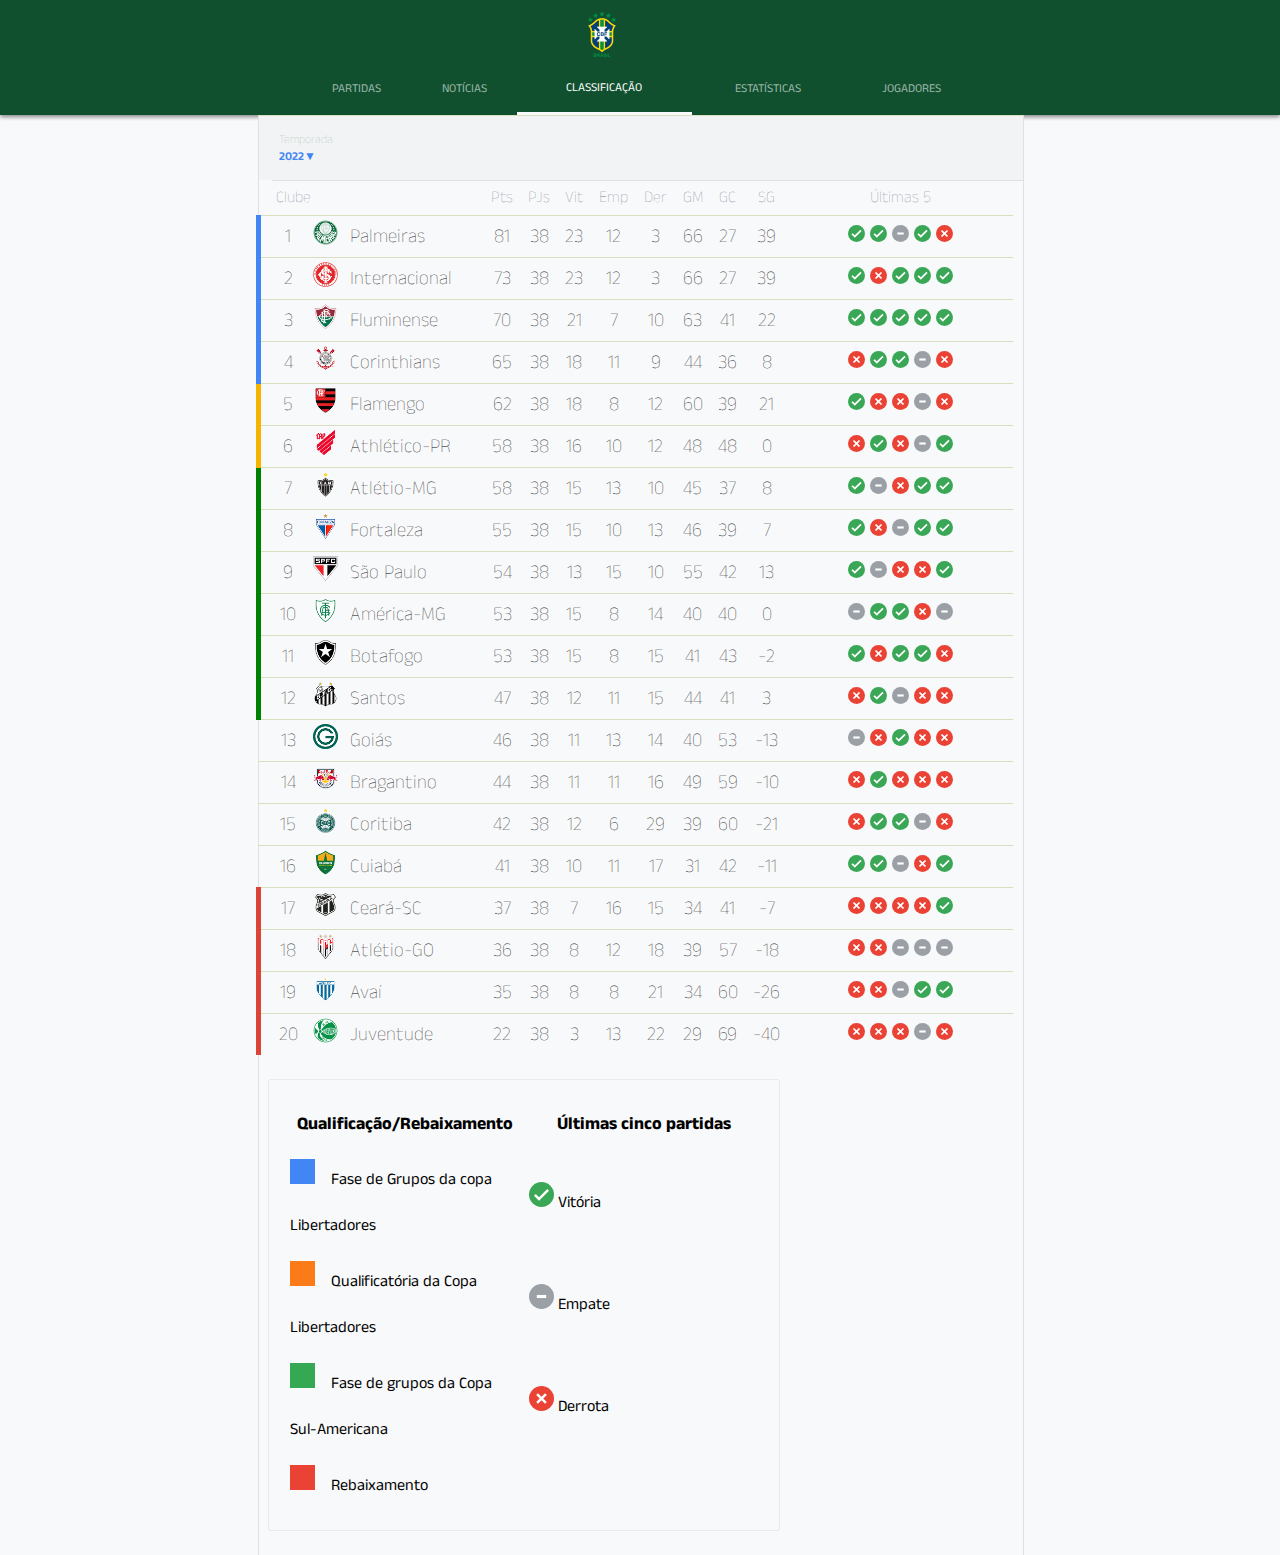
<file: index.html>
<!DOCTYPE html>
<html lang="pt-br">

<head>
  <meta charset="UTF-8">
  <link href="https://github.com/Capitaozila/Port/blob/main/image/icon-bar.png?raw=true" rel="icon" type="image/png">
  <link rel="stylesheet" href="./css/style.css">
  <title>Brasileirão | Tabela</title>
</head>

<body>
  <table class="header">
    <tr id="logo">
      <td colspan="7">
        <img src="img/brasil.png" alt="logo do brasileirao">
      </td>
    </tr>
    <tr>
      <td class="nav-conteudo-lateral"></td>
      <td>PARTIDAS</td>
      <td>NOTÍCIAS</td>
      <td class="nav-destacado">CLASSIFICAÇÃO</td>
      <td>ESTATÍSTICAS</td>
      <td>JOGADORES</td>
      <td class="nav-conteudo-lateral"></td>
    </tr>
  </table>
  <table class="tabela-brasileirao">
    <tr>
      <td id="tabela-brasileirao-header" colspan="14"><a href="#">Temporada<br>
          <div class="ano">2022&#x25BC;</div>
        </a></td>
    </tr>
    <tr>
      <th class="tabela-colunas-bordas"></th>
      <th colspan="3" class="titulo-clube">Clube</th>
      <th>Pts</th>
      <th>PJs</th>
      <th>Vit</th>
      <th>Emp</th>
      <th>Der</th>
      <th>GM</th>
      <th>GC</th>
      <th>SG</th>
      <th class="td-alinhamento-centralizado">Últimas 5</th>
      <th class="tabela-coluna-bordas"></th>
    </tr>
    <!-- Path: img/ e logos do time -->

    <!-- Palmeiras -->
    <tr>
      <td class="barrinha-fase-de-grupos-cl"></td>
      <td>1</td>
      <td class="aiai"><img src="img/palmeiras.png" alt="palmeiras bandeira"></td>
      <td class="titulo-clube">Palmeiras</td>
      <td>81</td>
      <td>38</td>
      <td>23</td>
      <td>12</td>
      <td>3</td>
      <td>66</td>
      <td>27</td>
      <td>39</td>
      <td class="titulo-ultimas-cinco">
        <img src="img/vitoria.svg" alt="vitoria">
        <img src="img/vitoria.svg" alt="vitoria">
        <img src="img/empate.svg" alt="empate">
        <img src="img/vitoria.svg" alt="vitoria">
        <img src="img/derrota.svg" alt="derrota">
      </td>
      <td class="tabela-colunas-bordas"></td>
    </tr>
    <!-- Internacional -->
    <tr>
      <td class="barrinha-fase-de-grupos-cl"></td>
      <td>2</td>
      <td><img src="img/internacional.png" alt="internacional bandeira"></td>
      <td class="titulo-clube">Internacional</td>
      <td>73</td>
      <td>38</td>
      <td>23</td>
      <td>12</td>
      <td>3</td>
      <td>66</td>
      <td>27</td>
      <td>39</td>
      <td class="titulo-ultimas-cinco">
        <img src="img/vitoria.svg" alt="vitoria">
        <img src="img/derrota.svg" alt="derrota">
        <img src="img/vitoria.svg" alt="vitoria">
        <img src="img/vitoria.svg" alt="vitoria">
        <img src="img/vitoria.svg" alt="vitoria">
      </td>
      <td class="tabela-colunas-bordas"></td>
    </tr>
    <!-- Fluminense -->
    <tr>
      <td class="barrinha-fase-de-grupos-cl"></td>
      <td>3</td>
      <td><img src="img/fluminense.png" alt="fluminense bandeira"></td>
      <td class="titulo-clube">Fluminense</td>
      <td>70</td>
      <td>38</td>
      <td>21</td>
      <td>7</td>
      <td>10</td>
      <td>63</td>
      <td>41</td>
      <td>22</td>
      <td class="titulo-ultimas-cinco">
        <img src="img/vitoria.svg" alt="vitoria">
        <img src="img/vitoria.svg" alt="vitoria">
        <img src="img/vitoria.svg" alt="vitoria">
        <img src="img/vitoria.svg" alt="vitoria">
        <img src="img/vitoria.svg" alt="vitoria">
      </td>
      <td class="tabela-colunas-bordas"></td>
    </tr>
    <!-- Corinthians -->
    <tr>
      <td class="barrinha-fase-de-grupos-cl"></td>
      <td>4</td>
      <td><img src="img/corinthians.png" alt="corinthians bandeira"></td>
      <td class="titulo-clube">Corinthians</td>
      <td>65</td>
      <td>38</td>
      <td>18</td>
      <td>11</td>
      <td>9</td>
      <td>44</td>
      <td>36</td>
      <td>8</td>
      <td class="titulo-ultimas-cinco">
        <img src="img/derrota.svg" alt="derrota">
        <img src="img/vitoria.svg" alt="vitoria">
        <img src="img/vitoria.svg" alt="vitoria">
        <img src="img/empate.svg" alt="empate">
        <img src="img/derrota.svg" alt="derrota">
      </td>
      <td class="tabela-colunas-bordas"></td>
    </tr>
    <!-- Flamengo -->
    <tr>
      <td class="barrinha-qualificatoria"></td>
      <td>5</td>
      <td><img src="img/flamengo.png" alt="flamengo bandeira"></td>
      <td class="titulo-clube">Flamengo</td>
      <td>62</td>
      <td>38</td>
      <td>18</td>
      <td>8</td>
      <td>12</td>
      <td>60</td>
      <td>39</td>
      <td>21</td>
      <td class="titulo-ultimas-cinco">
        <img src="img/vitoria.svg" alt="vitoria">
        <img src="img/derrota.svg" alt="derrota">
        <img src="img/derrota.svg" alt="derrota">
        <img src="img/empate.svg" alt="empate">
        <img src="img/derrota.svg" alt="derrota">
      </td>
      <td class="tabela-colunas-bordas"></td>
    </tr>
    <!-- Atlétio-PR-->
    <tr>
      <td class="barrinha-qualificatoria"></td>
      <td>6</td>
      <td><img src="img/athletico-PR.png" alt="athletico-PR bandeira"></td>
      <td class="titulo-clube">Athlético-PR</td>
      <td>58</td>
      <td>38</td>
      <td>16</td>
      <td>10</td>
      <td>12</td>
      <td>48</td>
      <td>48</td>
      <td>0</td>
      <td class="titulo-ultimas-cinco">
        <img src="img/derrota.svg" alt="derrota">
        <img src="img/vitoria.svg" alt="vitoria">
        <img src="img/derrota.svg" alt="derrota">
        <img src="img/empate.svg" alt="empate">
        <img src="img/vitoria.svg" alt="vitoria">
      </td>
      <td class="tabela-colunas-bordas"></td>
    </tr>
    <!-- Atlétio-MG-->
    <tr>
      <td class="barrinha-fase-de-grupos-csa"></td>
      <td>7</td>
      <td><img src="img/atletico-MG.png" alt="atlético-mg bandeira"></td>
      <td class="titulo-clube">Atlétio-MG</td>
      <td>58</td>
      <td>38</td>
      <td>15</td>
      <td>13</td>
      <td>10</td>
      <td>45</td>
      <td>37</td>
      <td>8</td>
      <td class="titulo-ultimas-cinco">
        <img src="img/vitoria.svg" alt="vitoria">
        <img src="img/empate.svg" alt="empate">
        <img src="img/derrota.svg" alt="derrota">
        <img src="img/vitoria.svg" alt="vitoria">
        <img src="img/vitoria.svg" alt="vitoria">
      </td>
      <td class="tabela-colunas-bordas"></td>
    </tr>
    <!-- Fortaleza-->
    <tr>
      <td class="barrinha-fase-de-grupos-csa"></td>
      <td>8</td>
      <td><img src="img/fortaleza.png" alt="fortaleza bandeira"></td>
      <td class="titulo-clube">Fortaleza</td>
      <td>55</td>
      <td>38</td>
      <td>15</td>
      <td>10</td>
      <td>13</td>
      <td>46</td>
      <td>39</td>
      <td>7</td>
      <td class="titulo-ultimas-cinco">
        <img src="img/vitoria.svg" alt="vitoria">
        <img src="img/derrota.svg" alt="derrota">
        <img src="img/empate.svg" alt="empate">
        <img src="img/vitoria.svg" alt="vitoria">
        <img src="img/vitoria.svg" alt="vitoria">
      </td>
      <td class="tabela-colunas-bordas"></td>
    </tr>
    <!-- São Paulo -->
    <tr>
      <td class="barrinha-fase-de-grupos-csa"></td>
      <td>9</td>
      <td><img src="img/saoPaulo.png" alt="são paulo bandeira"></td>
      <td class="titulo-clube">São Paulo</td>
      <td>54</td>
      <td>38</td>
      <td>13</td>
      <td>15</td>
      <td>10</td>
      <td>55</td>
      <td>42</td>
      <td>13</td>
      <td class="titulo-ultimas-cinco">
        <img src="img/vitoria.svg" alt="vitoria">
        <img src="img/empate.svg" alt="empate">
        <img src="img/derrota.svg" alt="derrota">
        <img src="img/derrota.svg" alt="derrota">
        <img src="img/vitoria.svg" alt="vitoria">
      </td>
      <td class="tabela-colunas-bordas"></td>
    </tr>
    <!-- América-MG-->
    <tr>
      <td class="barrinha-fase-de-grupos-csa"></td>
      <td>10</td>
      <td><img src="img/america-MG.png" alt="américa-mg bandeira"></td>
      <td class="titulo-clube">América-MG</td>
      <td>53</td>
      <td>38</td>
      <td>15</td>
      <td>8</td>
      <td>14</td>
      <td>40</td>
      <td>40</td>
      <td>0</td>
      <td class="titulo-ultimas-cinco">
        <img src="img/empate.svg" alt="empate">
        <img src="img/vitoria.svg" alt="vitoria">
        <img src="img/vitoria.svg" alt="vitoria">
        <img src="img/derrota.svg" alt="derrota">
        <img src="img/empate.svg" alt="empate">
      </td>
      <td class="tabela-colunas-bordas"></td>
    </tr>
    <!-- Botafogo-->
    <tr>
      <td class="barrinha-fase-de-grupos-csa"></td>
      <td>11</td>
      <td><img src="img/botafogo.png" alt="botafogo bandeira"></td>
      <td class="titulo-clube">Botafogo</td>
      <td>53</td>
      <td>38</td>
      <td>15</td>
      <td>8</td>
      <td>15</td>
      <td>41</td>
      <td>43</td>
      <td>-2</td>
      <td class="titulo-ultimas-cinco">
        <img src="img/vitoria.svg" alt="vitoria">
        <img src="img/derrota.svg" alt="derrota">
        <img src="img/vitoria.svg" alt="vitoria">
        <img src="img/vitoria.svg" alt="vitoria">
        <img src="img/derrota.svg" alt="derrota">
      </td>
      <td class="tabela-colunas-bordas"></td>
    </tr>
    <!-- Santos -->
    <tr>
      <td class="barrinha-fase-de-grupos-csa"></td>
      <td>12</td>
      <td><img src="img/santos.png" alt="santos bandeira"></td>
      <td class="titulo-clube">Santos</td>
      <td>47</td>
      <td>38</td>
      <td>12</td>
      <td>11</td>
      <td>15</td>
      <td>44</td>
      <td>41</td>
      <td>3</td>
      <td class="titulo-ultimas-cinco">
        <img src="img/derrota.svg" alt="derrota">
        <img src="img/vitoria.svg" alt="vitoria">
        <img src="img/empate.svg" alt="empate">
        <img src="img/derrota.svg" alt="derrota">
        <img src="img/derrota.svg" alt="derrota">
      </td>
      <td class="tabela-colunas-bordas"></td>
    </tr>
    <!-- Goiás -->
    <tr>
      <td></td>
      <td>13</td>
      <td><img src="img/goias.png" alt="goiás bandeira"></td>
      <td class="titulo-clube">Goiás</td>
      <td>46</td>
      <td>38</td>
      <td>11</td>
      <td>13</td>
      <td>14</td>
      <td>40</td>
      <td>53</td>
      <td>-13</td>
      <td class="titulo-ultimas-cinco">
        <img src="img/empate.svg" alt="empate">
        <img src="img/derrota.svg" alt="derrota">
        <img src="img/vitoria.svg" alt="vitoria">
        <img src="img/derrota.svg" alt="derrota">
        <img src="img/derrota.svg" alt="derrota">
      </td>
      <td class="tabela-colunas-bordas"></td>
    </tr>
    <!-- Bragantino -->
    <tr>
      <td></td>
      <td>14</td>
      <td><img src="img/bragantino.png" alt="bragantino bandeira"></td>
      <td class="titulo-clube">Bragantino</td>
      <td>44</td>
      <td>38</td>
      <td>11</td>
      <td>11</td>
      <td>16</td>
      <td>49</td>
      <td>59</td>
      <td>-10</td>
      <td class="titulo-ultimas-cinco">
        <img src="img/derrota.svg" alt="derrota">
        <img src="img/vitoria.svg" alt="vitoria">
        <img src="img/derrota.svg" alt="derrota">
        <img src="img/derrota.svg" alt="derrota">
        <img src="img/derrota.svg" alt="derrota">
      </td>
      <td class="tabela-colunas-bordas"></td>
    </tr>
    <!-- Coritiba-->
    <tr>
      <td></td>
      <td>15</td>
      <td><img src="img/coritiba.png" alt="coritiba bandeira"></td>
      <td class="titulo-clube">Coritiba</td>
      <td>42</td>
      <td>38</td>
      <td>12</td>
      <td>6</td>
      <td>29</td>
      <td>39</td>
      <td>60</td>
      <td>-21</td>
      <td class="titulo-ultimas-cinco">
        <img src="img/derrota.svg" alt="derrota">
        <img src="img/vitoria.svg" alt="vitoria">
        <img src="img/vitoria.svg" alt="vitoria">
        <img src="img/empate.svg" alt="empate">
        <img src="img/derrota.svg" alt="derrota">
      </td>
      <td class="tabela-colunas-bordas"></td>
    </tr>
    <!-- Cuiabá -->
    <tr>
      <td></td>
      <td>16</td>
      <td><img src="img/cuiaba.png" alt="cuiabá bandeira"></td>
      <td class="titulo-clube">Cuiabá</td>
      <td>41</td>
      <td>38</td>
      <td>10</td>
      <td>11</td>
      <td>17</td>
      <td>31</td>
      <td>42</td>
      <td>-11</td>
      <td class="titulo-ultimas-cinco">
        <img src="img/vitoria.svg" alt="vitoria">
        <img src="img/vitoria.svg" alt="vitoria">
        <img src="img/empate.svg" alt="empate">
        <img src="img/derrota.svg" alt="derrota">
        <img src="img/vitoria.svg" alt="vitoria">
      </td>
      <td class="tabela-colunas-bordas"></td>
    </tr>
    <!-- Ceará-SC-->
    <tr>
      <td class="barrinha-rebaixamento"></td>
      <td>17</td>
      <td><img src="img/ceara.png" alt="ceará-SC bandeira"></td>
      <td class="titulo-clube">Ceará-SC</td>
      <td>37</td>
      <td>38</td>
      <td>7</td>
      <td>16</td>
      <td>15</td>
      <td>34</td>
      <td>41</td>
      <td>-7</td>
      <td class="titulo-ultimas-cinco">
        <img src="img/derrota.svg" alt="derrota">
        <img src="img/derrota.svg" alt="derrota">
        <img src="img/derrota.svg" alt="derrota">
        <img src="img/derrota.svg" alt="derrota">
        <img src="img/vitoria.svg" alt="vitoria">
      </td>
      <td class="tabela-colunas-bordas"></td>
    </tr>
    <!-- Atlétio-GO-->
    <tr>
      <td class="barrinha-rebaixamento"></td>
      <td>18</td>
      <td><img src="img/atletico-GO.png" alt="atlétio-go bandeira"></td>
      <td class="titulo-clube">Atlétio-GO</td>
      <td>36</td>
      <td>38</td>
      <td>8</td>
      <td>12</td>
      <td>18</td>
      <td>39</td>
      <td>57</td>
      <td>-18</td>
      <td class="titulo-ultimas-cinco">
        <img src="img/derrota.svg" alt="derrota">
        <img src="img/derrota.svg" alt="derrota">
        <img src="img/empate.svg" alt="empate">
        <img src="img/empate.svg" alt="empate">
        <img src="img/empate.svg" alt="empate">
      </td>
      <td class="tabela-colunas-bordas"></td>
    </tr>
    <!-- Avaí -->
    <tr>
      <td class="barrinha-rebaixamento"></td>
      <td>19</td>
      <td><img src="img/avai.png" alt="avaí bandeira"></td>
      <td class="titulo-clube">Avaí</td>
      <td>35</td>
      <td>38</td>
      <td>8</td>
      <td>8</td>
      <td>21</td>
      <td>34</td>
      <td>60</td>
      <td>-26</td>
      <td class="titulo-ultimas-cinco">
        <img src="img/derrota.svg" alt="derrota">
        <img src="img/derrota.svg" alt="derrota">
        <img src="img/empate.svg" alt="empate">
        <img src="img/vitoria.svg" alt="vitoria">
        <img src="img/vitoria.svg" alt="vitoria">
      </td>
      <td class="tabela-colunas-bordas"></td>
    </tr>
    <!-- Juventude -->
    <tr>
      <td class="barrinha-rebaixamento"></td>
      <td>20</td>
      <td><img src="img/juventude.png" alt="juventude bandeira"></td>
      <td class="titulo-clube">Juventude</td>
      <td>22</td>
      <td>38</td>
      <td>3</td>
      <td>13</td>
      <td>22</td>
      <td>29</td>
      <td>69</td>
      <td>-40</td>
      <td class="titulo-ultimas-cinco">
        <img src="img/derrota.svg" alt="derrota">
        <img src="img/derrota.svg" alt="derrota">
        <img src="img/derrota.svg" alt="derrota">
        <img src="img/empate.svg" alt="empate">
        <img src="img/derrota.svg" alt="derrota">
      </td>
      <td class="tabela-colunas-bordas"></td>
    </tr>
    <!-- rodapé de legenda -->
    <tr class="legenda">
      <td colspan="14">
        <table>
          <tr>
            <th>Qualificação/Rebaixamento</th>
            <th>Últimas cinco partidas</th>
          </tr>
          <tr>
            <td><img src="img/quadradoAzul.png" alt="Libertadores">&nbsp;&nbsp;&nbsp;&nbsp;Fase de Grupos da copa
              Libertadores</td>
            <td><img src="img/vitoria.svg" alt="vitória"> Vitória</td>
          </tr>
          <tr>
            <td><img src="img/quadradoLaranja.png" alt="Pre-Libertadores">&nbsp;&nbsp;&nbsp;&nbsp;Qualificatória da Copa
              Libertadores</td>
            <td><img src="img/empate.svg" alt="empate"> Empate</td>
          </tr>
          <tr>
            <td><img src="img/quadradoVerde.png" alt="Sul-Americana">&nbsp;&nbsp;&nbsp;&nbsp;Fase de grupos da Copa
              Sul-Americana</td>
            <td><img src="img/derrota.svg" alt="derrota"> Derrota</td>
          </tr>
          <tr>
            <td><img src="img/quadradoVermelho.png" alt="Rebaixamento">&nbsp;&nbsp;&nbsp;&nbsp;Rebaixamento</td>
            <td></td>
          </tr>
        </table>
      </td>
    </tr>
  </table>
</body>

</html>
</file>
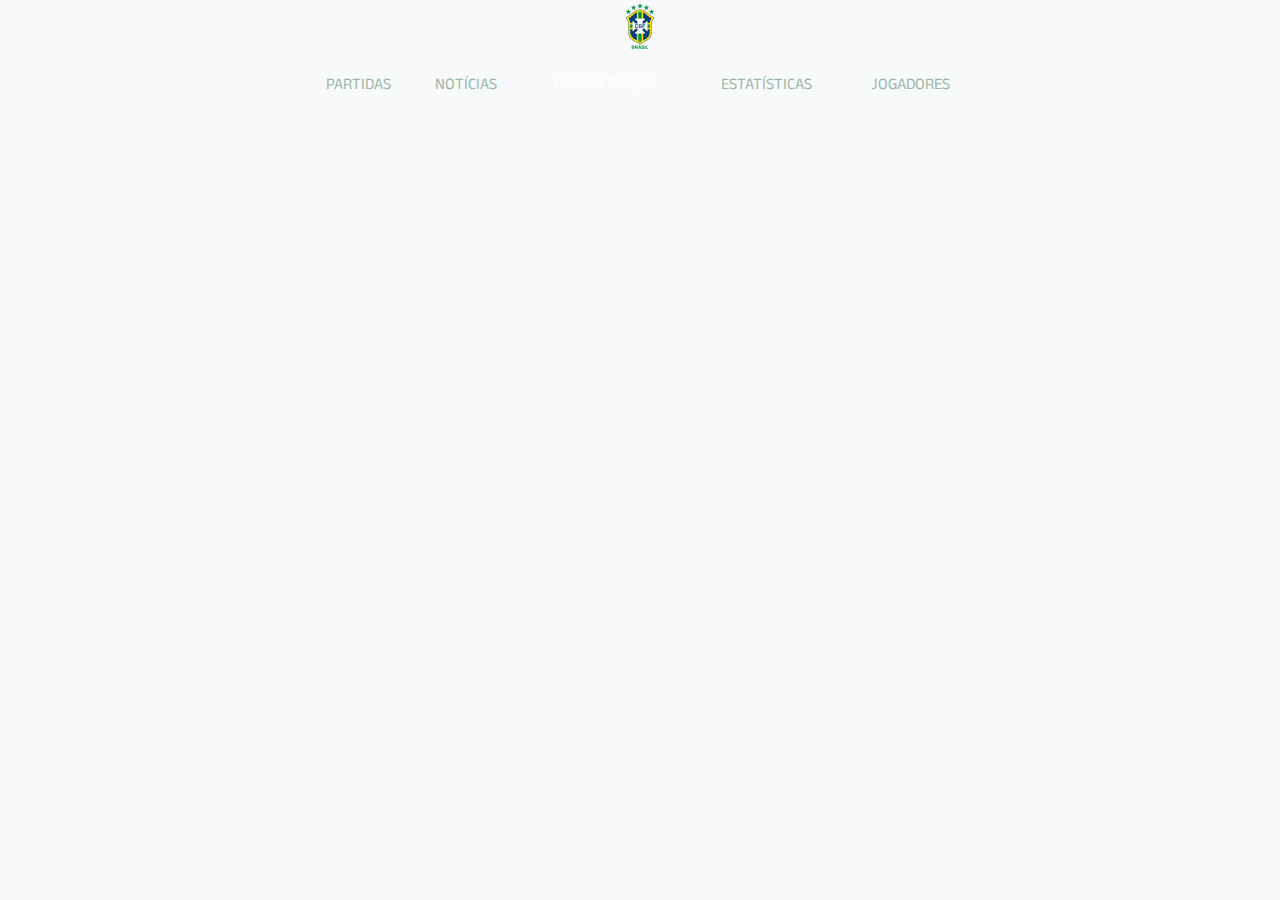
<file: html/index.html>
<!DOCTYPE html>
<html lang="pt-br">
  <head>
    <meta charset="UTF-8">
    <link
      href="https://github.com/Capitaozila/Port/blob/main/image/icon-bar.png?raw=true"
      rel="icon"
      type="image/png"
    >
    <link rel="stylesheet" href="/css/style.css">
    <title>Brasileirao | Tabela</title>
  </head>
  <body>
    <table>
      <tr id="header">
        <td colspan="7">
          <img src="/img/brasil.png" alt="logo do brasileirao">
        </td>
      </tr>
      <tr>
        <td class="nav-conteudo-lateral"></td>
        <td>PARTIDAS</td>
        <td>NOTÍCIAS</td>
        <td class="nav-destacado">CLASSIFICAÇÃO</td>
        <td>ESTATÍSTICAS</td>
        <td>JOGADORES</td>
        <td class="nav-conteudo-lateral"></td>
      </tr>
    </table>
  </body>
</html>
</file>
<file: css/style.css>
@import url("https://fonts.googleapis.com/css2?family=Anek+Malayalam:wght@500&display=swap");

* {
  padding: 0;
  margin: 0;
  box-sizing: border-box;
  text-decoration: none;
}

body {
  font-family: "Anek Malayalam", sans-serif;
  background: #f8f9fa;
  overflow-x: hidden;
}

.header {
  font-size: 0.75em;
  background-color: #10502f;
  color: white;
  box-shadow: 0 2px 4px #888888;
  border-collapse: collapse;
}

.tabela-brasileirao {
  border: 1px solid #e0e0e0;
  border-top: none;
  border-bottom: none;
  width: 60vw;
  margin-left: 20%;
  border-collapse: collapse;
}

.tabela-brasileirao th {
  border-top: 1px solid #e0e0e0;
  font-weight: 100;
  color: #70758d;
  padding: 4px;
  height: 35px;
}

.tabela-brasileirao td {
  border-top: 1px solid #dadec0;
  font-weight: 100;
  color: black;
  padding: 4px;
  height: 0;
  font-size: 1.2em;
}

.tabela-brasileirao img {
  width: 25px;
}

table {
  text-align: center;
  width: 100vw;
}

td {
  height: 50px;
  color: #9db7a9;
}

a {
  color: #9db7a9;
  text-decoration: none;
}

a:visited {
  color: #9db7a9;
  text-decoration: none;
}
.nav-conteudo-lateral {
  width: 300px;
}

#logo td {
  height: 48px;
  padding-top: 10px;
}

#logo img {
  position: relative;
  left: -3%;
}

#tabela-brasileirao-header {
  background-color: #f1f3f4;
  text-align: left;
  color: #70758d;
  padding: 15px;
  padding-left: 20px;
  font-size: 00.75em;
}

/* nav-bar */

.nav-destacado {
  border-bottom: #f8f9fa 3px solid;
  color: white;
}

.nav-destacado:hover {
  background-color: #0e482a;
}

.ano {
  font-weight: 600;
  color: #4285f4;
}

/* barrinhas ao lado do escudo do time*/
.barrinha-fase-de-grupos-cl {
  border-left: 5px solid #4285f4;
}

.barrinha-qualificatoria {
  border-left: 5px solid #f4b400;
}

.barrinha-fase-de-grupos-csa {
  border-left: 5px solid green;
}

.barrinha-rebaixamento {
  border-left: 5px solid #db4437;
}

.tabela-colunas-bordas {
  border-top: none !important ;
}

/* titulo do clube */

.titulo-clube {
  text-align: left;
}

.titulo-ultimas-cinco {
  width: 20%;
}

.titulo-ultimas-cinco img {
  width: 17px;
}

/* Path: legendas */

.legenda table {
  width: 40vw;
  margin: 5px;
  margin-top: 20px;
  margin-bottom: 20px;
  border: 1px solid #e9eaeb;
  border-radius: 3px;
  padding: 15px;
  text-align: left;
  background-color: #f8f9fa;
}

.legenda th {
  border-top: none;
  font-size: 1.1em;
  color: #000;
  font-weight: 700;
  text-align: center;
}

.legenda td {
  border-top: none;
  font-size: 1.1em;
  color: #000;
  font-weight: 400;
  line-height: 46px;
}

.legenda td {
  border-top: none;
  font-size: 1em;
  height: 3px;
  width: 50%;
}


/* media-care */

@media screen and (max-width: 375px){
  #logo img {
    width: 90px;
    left: -30px;
  }

  .nav-conteudo-lateral {
    width: 10px;
  }

  .header {
    width: 100%;
    font-size: 1.1em;
  }

  .tabela-brasileirao {
    margin-left: 1%;
    height: 0;
  }

  .tabela-brasileirao th {
    font-size: 1.2em;
  }

  .legenda table {
    width: 100%;
    margin: 5px;
    margin-top: 20px;
    margin-bottom: 20px;
    border: 1px solid #e9eaeb;
    border-radius: 3px;
    padding: 15px;
    text-align: left;
    background-color: #f8f9fa;
  }
}

@media screen and (max-width: 768px){
  #logo img {
    width: 90px;
    left: -30px;
  }

  .nav-conteudo-lateral {
    width: 40px;
  }

  .header {
    width: 100%;
    font-size: 1.1em;
  }

  .tabela-brasileirao {
    margin-left: 1%;
    height: 0;
  }

  .tabela-brasileirao th {
    font-size: 1.2em;
  }

  .legenda table {
    width: 100%;
    margin: 5px;
    margin-top: 20px;
    margin-left: 20px;
    margin-bottom: 20px;
    border: 1px solid #e9eaeb;
    border-radius: 3px;
    padding: 15px;
    text-align: left;
    background-color: #f8f9fa;
  }
}
</file>
